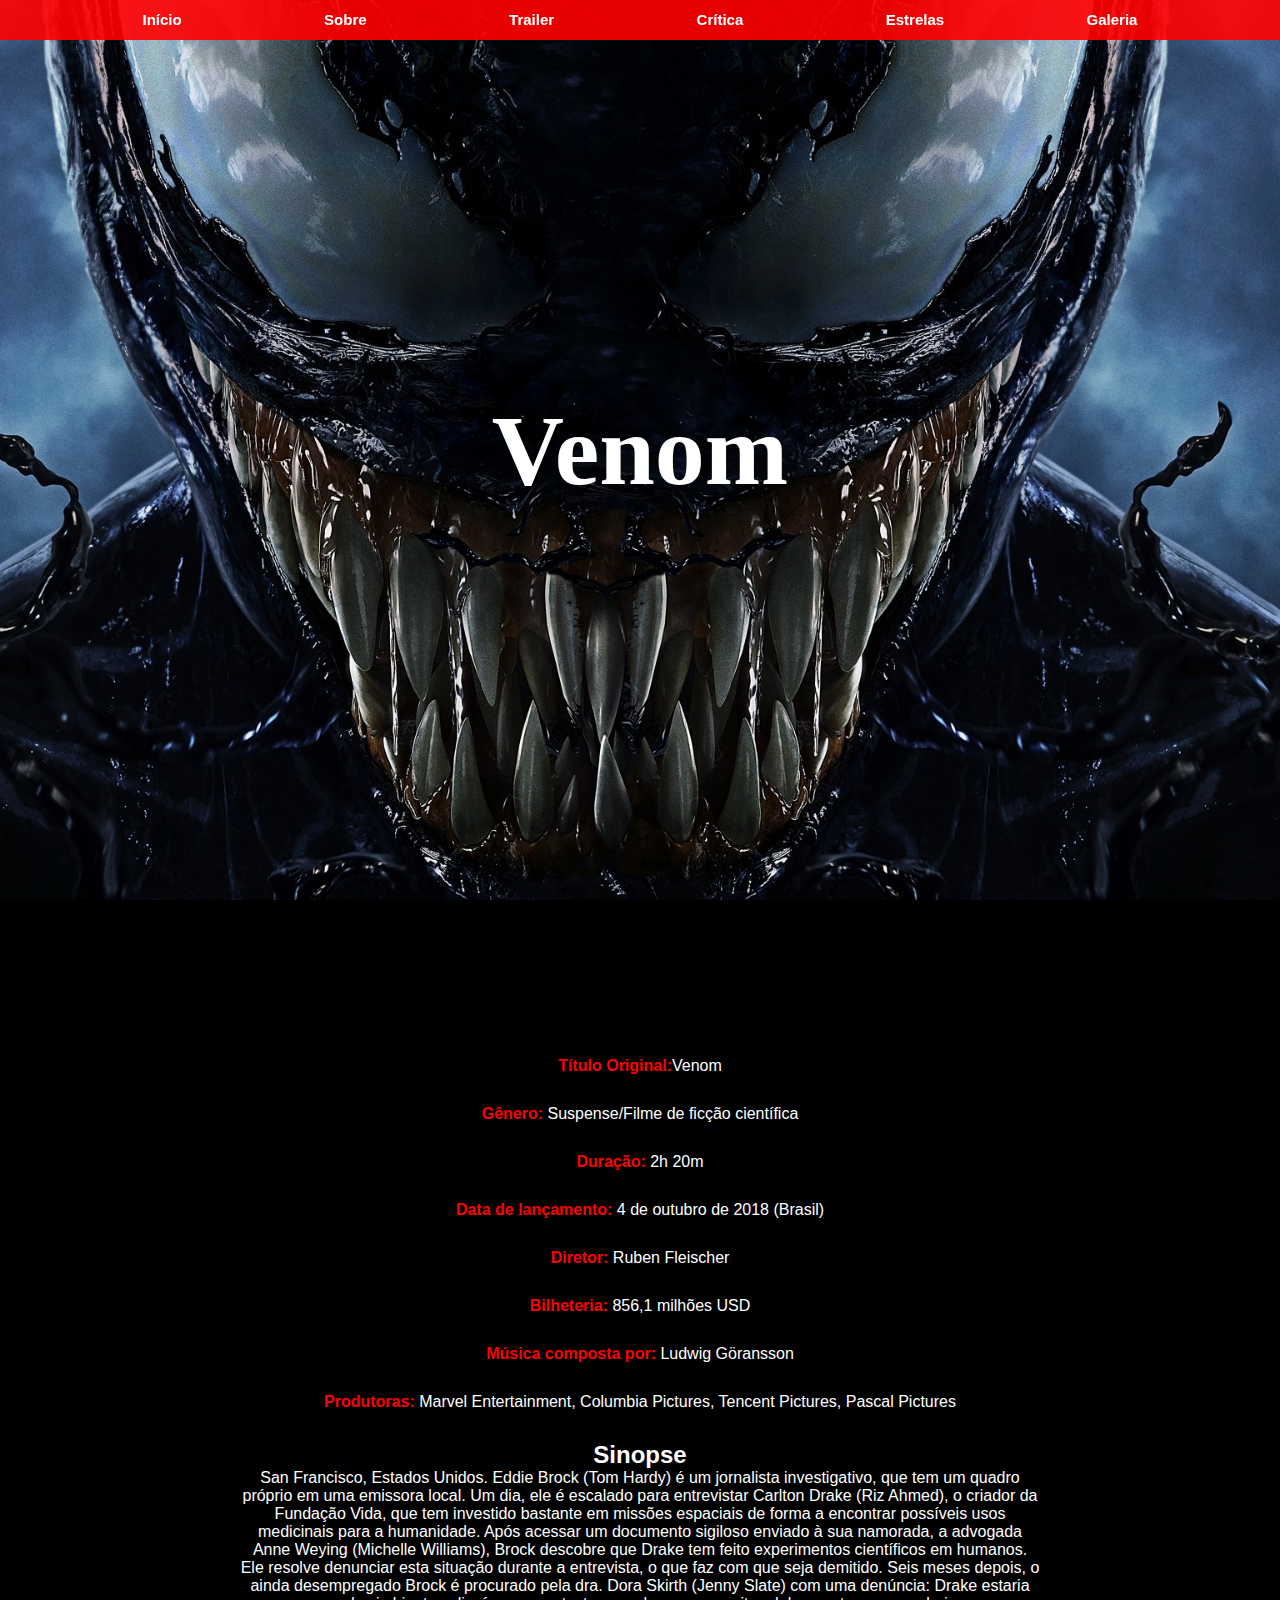
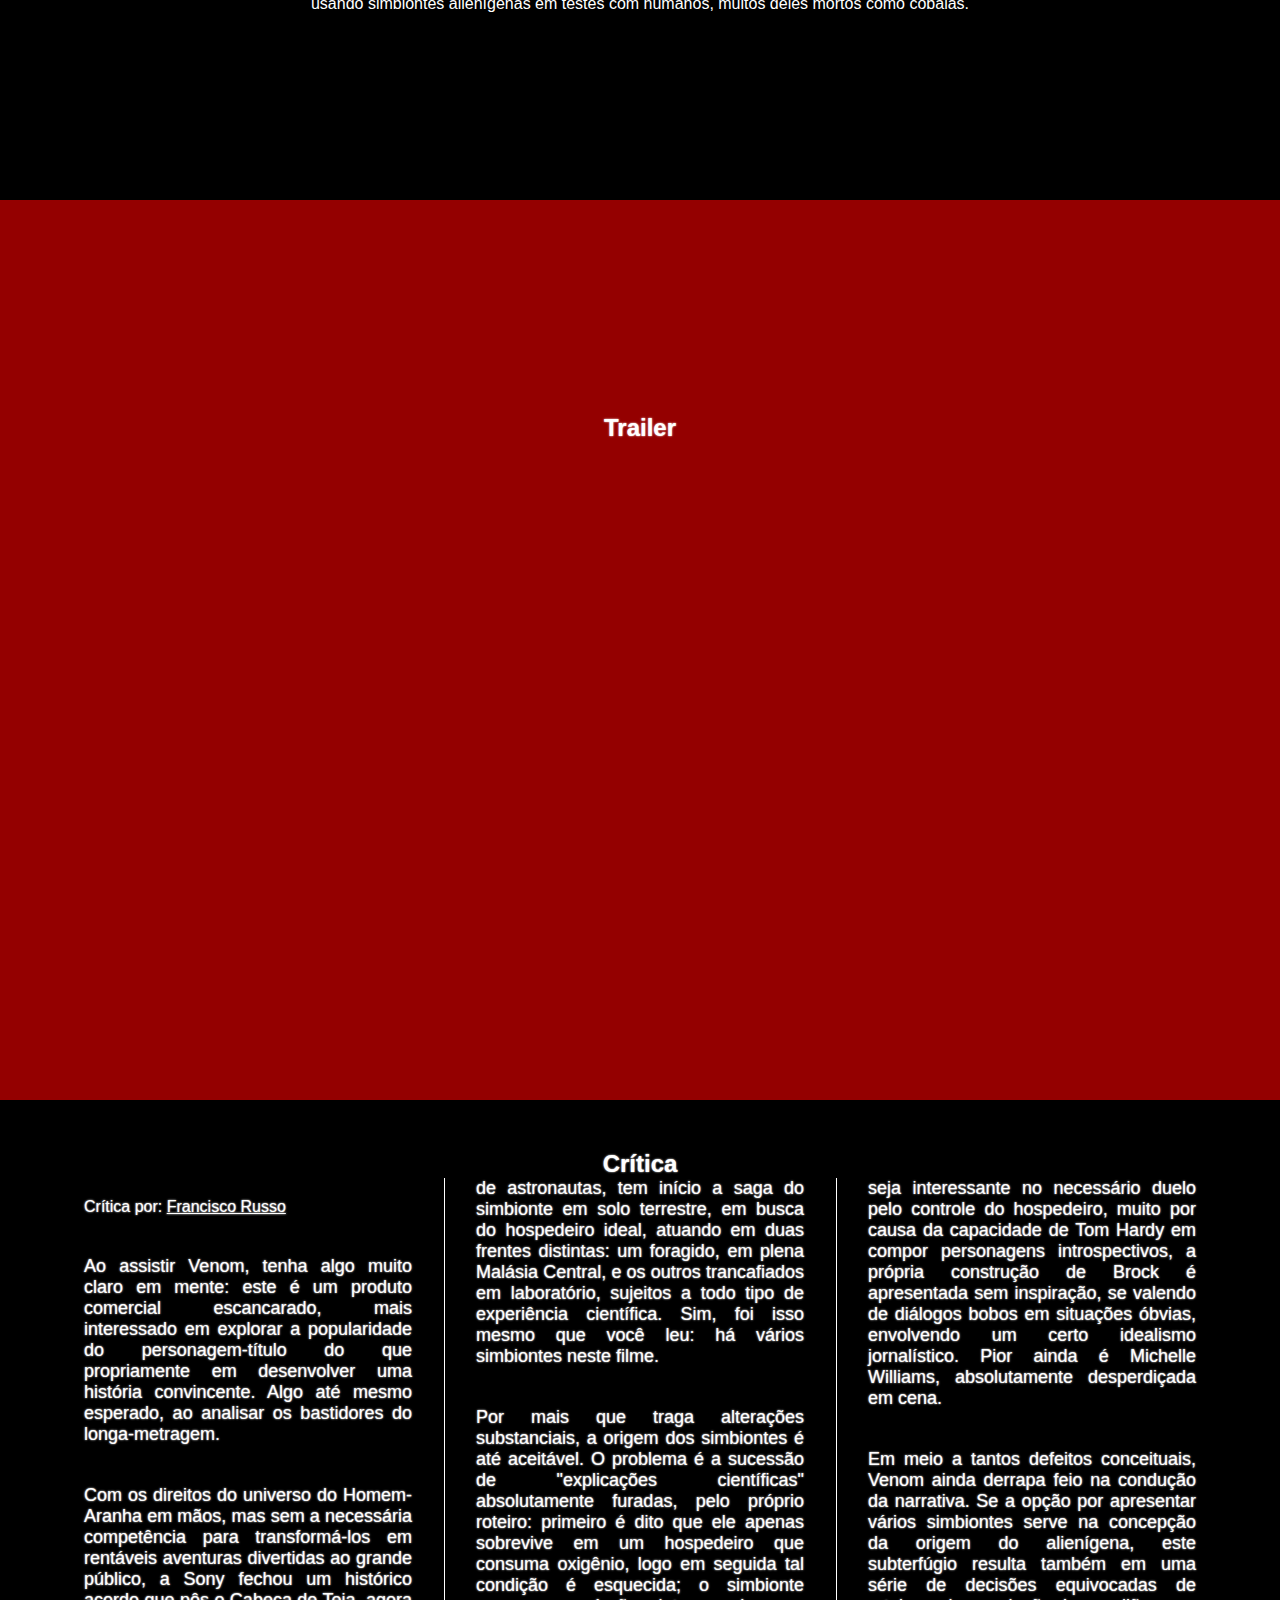
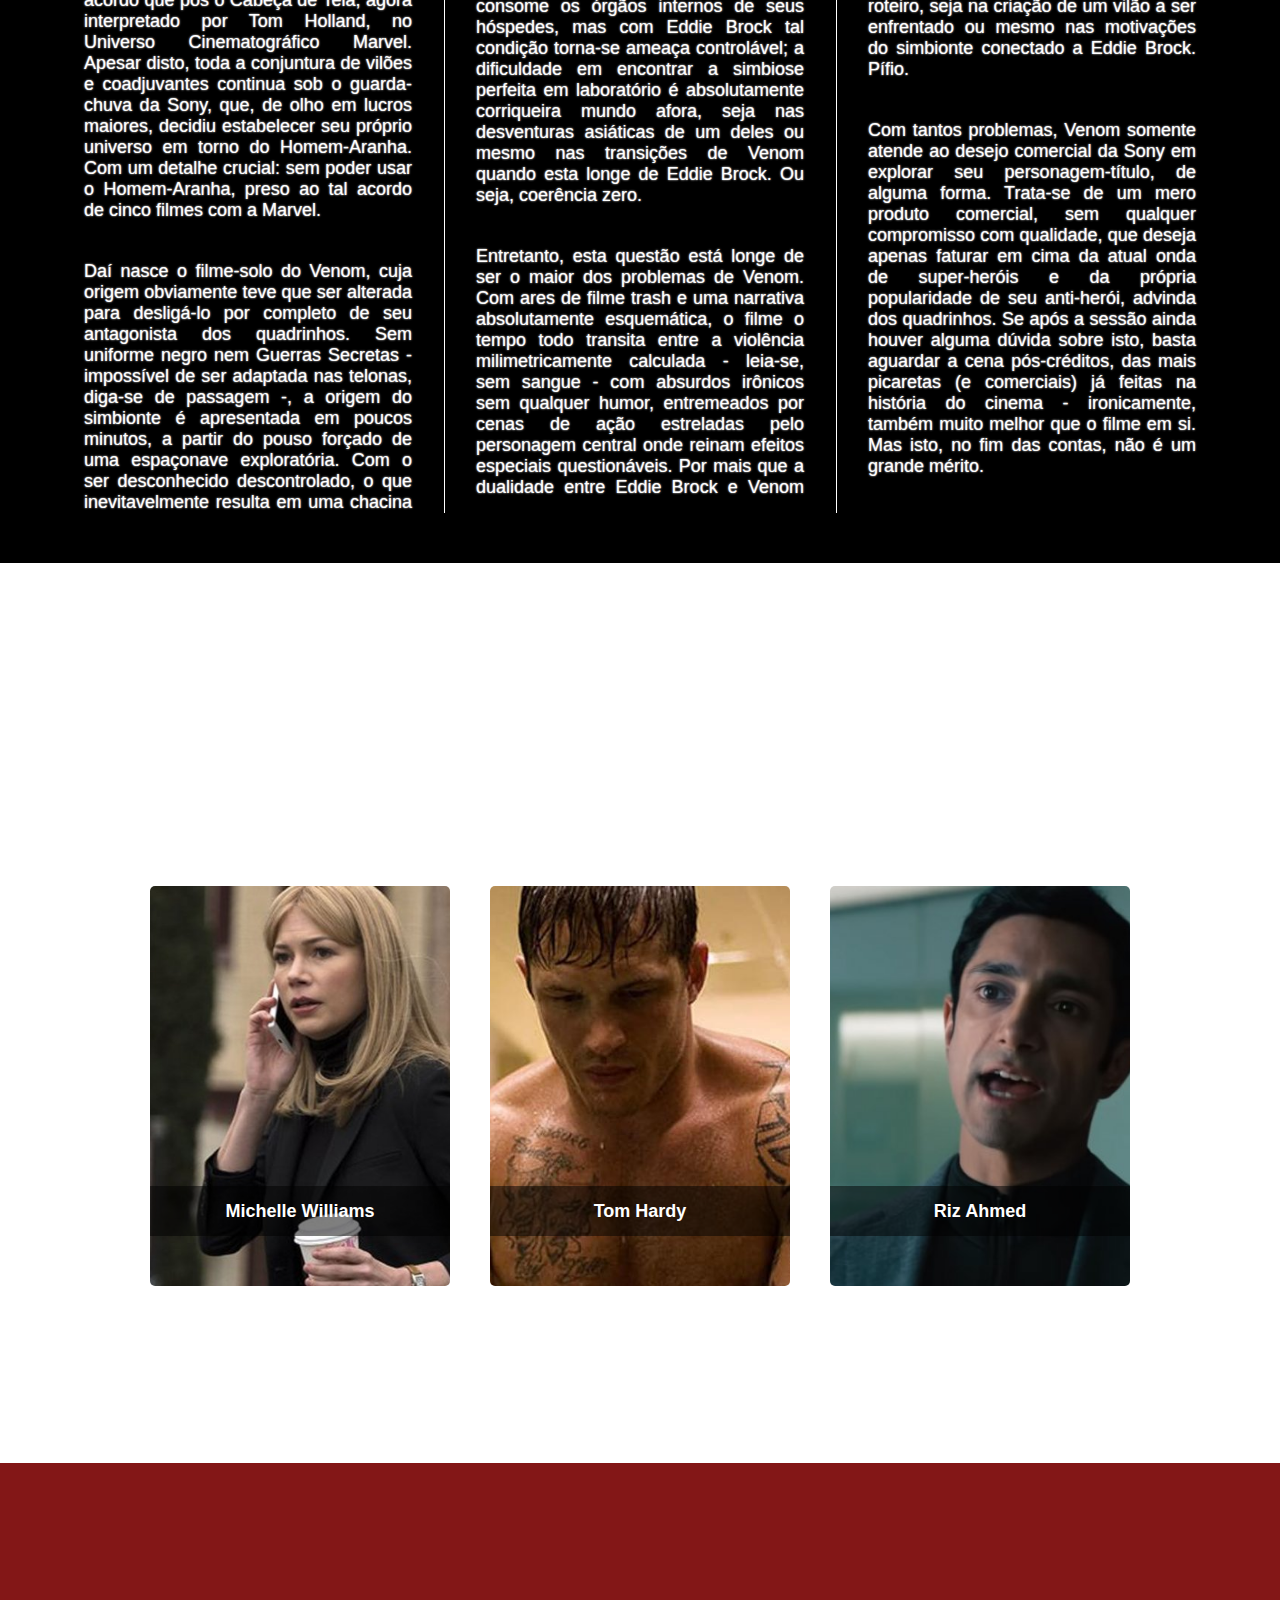
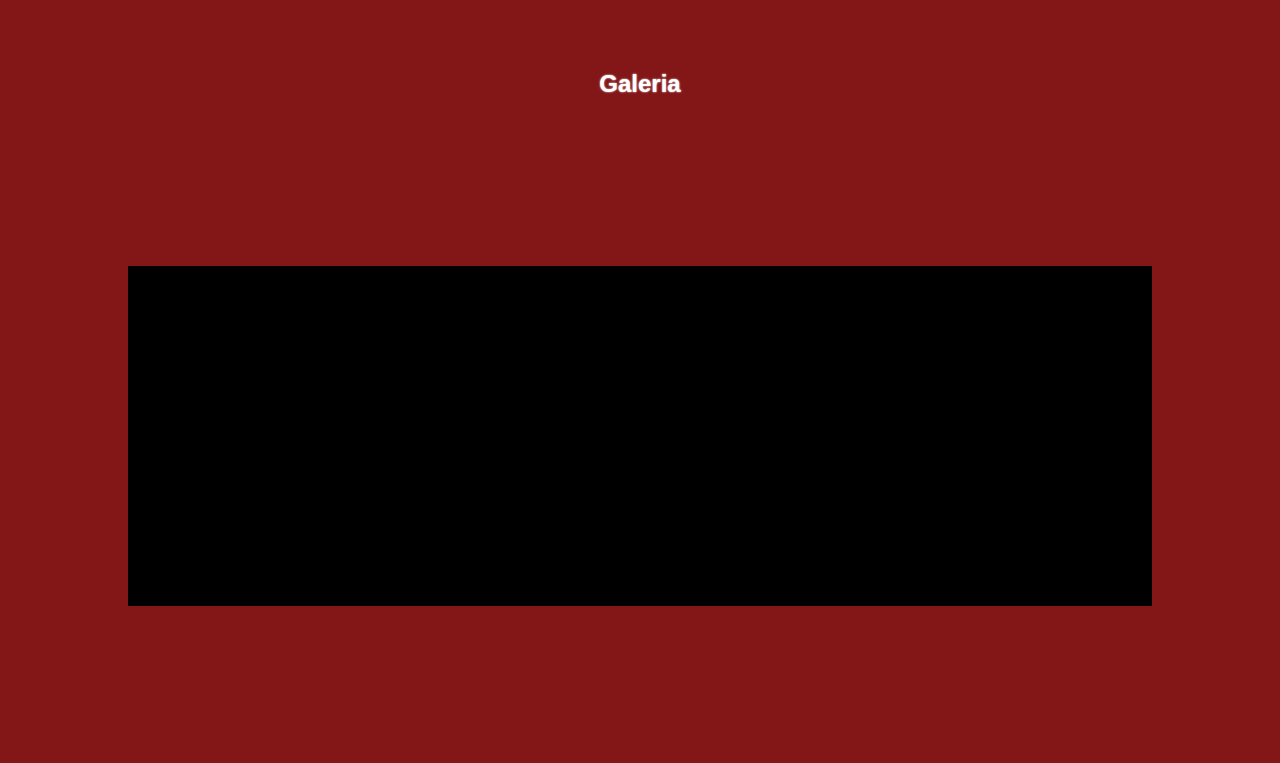
<file: index.html>
<!DOCTYPE html>
<html lang="pt-br">
<head>
    <meta charset="UTF-8">
    <meta name="viewport" content="width=device-width, initial-scale=1.0">
    <meta http-equiv="X-UA-Compatible" content="ie=edge">
    <title>Venom</title>
    <link rel="stylesheet" href="style.css">
    
</head>
<body>

      <!-- MENU -->

      <nav>
            <ul>
                <li><a href="#inicio">Início</a></li>
                <li><a href="#sobre">Sobre</a></li>
                <li><a href="#trailer">Trailer</a></li>
                <li><a href="#critica">Crítica</a></li>
                <li><a href="#estrelas">Estrelas</a></li>
                <li><a href="#galeria">Galeria</a></li>
            </ul>
        </nav>


    <!-- ÍNICIO -->

   <main id="inicio">
       <div>
           <h1>Venom</h1>
       </div>  
    </main>

    <!-- SOBRE -->

   <section id="sobre">
       <p><span>Título Original:</span>Venom</p>
       <p><span>Gênero:</span> Suspense/Filme de ficção científica</p>
       <p><span>Duração:</span> 2h 20m</p>
       <p><span>Data de lançamento:</span> 4 de outubro de 2018 (Brasil)</p>
       <p><span>Diretor:</span> Ruben Fleischer</p>
       <p><span>Bilheteria:</span> 856,1 milhões USD</p>
       <p><span>Música composta por:</span> Ludwig Göransson</p>
       <p><span>Produtoras:</span> Marvel Entertainment, Columbia Pictures, Tencent Pictures, Pascal Pictures</p>
       
       <div id="sinopse">
           <h2>Sinopse</h2>
           <p id="texto">San Francisco, Estados Unidos. Eddie Brock (Tom Hardy) é um jornalista investigativo, que tem um quadro próprio em uma emissora local. Um dia, ele é escalado para entrevistar Carlton Drake (Riz Ahmed), o criador da Fundação Vida, que tem investido bastante em missões espaciais de forma a encontrar possíveis usos medicinais para a humanidade. Após acessar um documento sigiloso enviado à sua namorada, a advogada Anne Weying (Michelle Williams), Brock descobre que Drake tem feito experimentos científicos em humanos. Ele resolve denunciar esta situação durante a entrevista, o que faz com que seja demitido. Seis meses depois, o ainda desempregado Brock é procurado pela dra. Dora Skirth (Jenny Slate) com uma denúncia: Drake estaria usando simbiontes alienígenas em testes com humanos, muitos deles mortos como cobaias.</p>
       </div>

   </section>

<section id="trailer">
        <h3>Trailer</h3>
        <div>
            <iframe width="560" height="315" src="https://www.youtube.com/embed/u9Mv98Gr5pY" frameborder="0" allow="accelerometer; autoplay; encrypted-media; gyroscope; picture-in-picture" allowfullscreen></iframe>
        </div>
</section>

<section id="critica">
    <h4>Crítica</h4>

    <div>
        <p id="autor-critica">Crítica por: <a href="http://www.adorocinema.com/filmes/filme-138473/criticas-adorocinema/" target="_blank">Francisco Russo</a></p>
        
        <p>Ao assistir Venom, tenha algo muito claro em mente: este é um produto comercial escancarado, mais interessado em explorar a popularidade do personagem-título do que propriamente em desenvolver uma história convincente. Algo até mesmo esperado, ao analisar os bastidores do longa-metragem.</p>
        
        <p>Com os direitos do universo do Homem-Aranha em mãos, mas sem a necessária competência para transformá-los em rentáveis aventuras divertidas ao grande público, a Sony fechou um histórico acordo que pôs o Cabeça de Teia, agora interpretado por Tom Holland, no Universo Cinematográfico Marvel. Apesar disto, toda a conjuntura de vilões e coadjuvantes continua sob o guarda-chuva da Sony, que, de olho em lucros maiores, decidiu estabelecer seu próprio universo em torno do Homem-Aranha. Com um detalhe crucial: sem poder usar o Homem-Aranha, preso ao tal acordo de cinco filmes com a Marvel.
        </p>
        
        <p>Daí nasce o filme-solo do Venom, cuja origem obviamente teve que ser alterada para desligá-lo por completo de seu antagonista dos quadrinhos. Sem uniforme negro nem Guerras Secretas - impossível de ser adaptada nas telonas, diga-se de passagem -, a origem do simbionte é apresentada em poucos minutos, a partir do pouso forçado de uma espaçonave exploratória. Com o ser desconhecido descontrolado, o que inevitavelmente resulta em uma chacina de astronautas, tem início a saga do simbionte em solo terrestre, em busca do hospedeiro ideal, atuando em duas frentes distintas: um foragido, em plena Malásia Central, e os outros trancafiados em laboratório, sujeitos a todo tipo de experiência científica. Sim, foi isso mesmo que você leu: há vários simbiontes neste filme.</p>
        
        <p>Por mais que traga alterações substanciais, a origem dos simbiontes é até aceitável. O problema é a sucessão de "explicações científicas" absolutamente furadas, pelo próprio roteiro: primeiro é dito que ele apenas sobrevive em um hospedeiro que consuma oxigênio, logo em seguida tal condição é esquecida; o simbionte consome os órgãos internos de seus hóspedes, mas com Eddie Brock tal condição torna-se ameaça controlável; a dificuldade em encontrar a simbiose perfeita em laboratório é absolutamente corriqueira mundo afora, seja nas desventuras asiáticas de um deles ou mesmo nas transições de Venom quando esta longe de Eddie Brock. Ou seja, coerência zero.</p>
        
        <p>Entretanto, esta questão está longe de ser o maior dos problemas de Venom. Com ares de filme trash e uma narrativa absolutamente esquemática, o filme o tempo todo transita entre a violência milimetricamente calculada - leia-se, sem sangue - com absurdos irônicos sem qualquer humor, entremeados por cenas de ação estreladas pelo personagem central onde reinam efeitos especiais questionáveis. Por mais que a dualidade entre Eddie Brock e Venom seja interessante no necessário duelo pelo controle do hospedeiro, muito por causa da capacidade de Tom Hardy em compor personagens introspectivos, a própria construção de Brock é apresentada sem inspiração, se valendo de diálogos bobos em situações óbvias, envolvendo um certo idealismo jornalístico. Pior ainda é Michelle Williams, absolutamente desperdiçada em cena.</p>
        
        <p>Em meio a tantos defeitos conceituais, Venom ainda derrapa feio na condução da narrativa. Se a opção por apresentar vários simbiontes serve na concepção da origem do alienígena, este subterfúgio resulta também em uma série de decisões equivocadas de roteiro, seja na criação de um vilão a ser enfrentado ou mesmo nas motivações do simbionte conectado a Eddie Brock. Pífio.</p>

        <p>Com tantos problemas, Venom somente atende ao desejo comercial da Sony em explorar seu personagem-título, de alguma forma. Trata-se de um mero produto comercial, sem qualquer compromisso com qualidade, que deseja apenas faturar em cima da atual onda de super-heróis e da própria popularidade de seu anti-herói, advinda dos quadrinhos. Se após a sessão ainda houver alguma dúvida sobre isto, basta aguardar a cena pós-créditos, das mais picaretas (e comerciais) já feitas na história do cinema - ironicamente, também muito melhor que o filme em si. Mas isto, no fim das contas, não é um grande mérito.</p>
    </div>
    </section>

    <!--ESTRELAS-->
    <section id="estrelas">
            <h3>Estrelas</h3>

            <div id="container-estrelas">
                <a id="Michelle" href="./src/html/MichelleWilliams.html" target="_self">
                    <p>Michelle Williams</p>
                </a>
                <a id="Tom" href="./src/html/TomHardy.html" target="_self">
                    <p>Tom Hardy</p>
                </a>
                <a id="Riz" href="./src/html/RizAhmed.html" target="_self">
                    <p>Riz Ahmed</p>
                </a>
            </div>
            
    </section>
    <!--GALERIA-->
    <section id="galeria">
        <h3>Galeria</h3>
       <div id="container-galeria">

           <a href="https://m.media-amazon.com/images/M/MV5BMGY5YmVjMDUtNDExZi00YWI3LTkyYzktNzBjYjdjN2RkYzFlXkEyXkFqcGdeQXVyMTYzMDM0NTU@._V1_SY1000_CR0,0,707,1000_AL_.jpg" class="item-galeria" id="item1"></a>
           
           <a href="https://m.media-amazon.com/images/M/MV5BMjA5MTUzOTkwNl5BMl5BanBnXkFtZTgwNjU3NjU4NjM@._V1_SX1777_CR0,0,1777,745_AL_.jpg" class="item-galeria" id="item2"></a>
           
           <a href="https://m.media-amazon.com/images/M/MV5BODkyODA3MjMwNF5BMl5BanBnXkFtZTgwOTc3NTU0NjM@._V1_SX1777_CR0,0,1777,829_AL_.jpg" class="item-galeria" id="item3"></a>
           
           <a href="https://m.media-amazon.com/images/M/MV5BNDI4Nzc0NzA0NF5BMl5BanBnXkFtZTgwNzU0MDU0NjM@._V1_SY1000_CR0,0,665,1000_AL_.jpg" class="item-galeria" id="item4"></a>
           
           <a href="https://m.media-amazon.com/images/M/MV5BMjIyODc2OTk5MF5BMl5BanBnXkFtZTgwMTE2MzEzNjM@._V1_SY1000_CR0,0,666,1000_AL_.jpg" class="item-galeria" id="item5"></a>
           
           <a href="https://m.media-amazon.com/images/M/MV5BODRmYTRlY2YtMjMyOC00YTIyLTlhMjEtNDhiNTdlZTdlMzVmXkEyXkFqcGdeQXVyNjczOTE0MzM@._V1_.jpg" class="item-galeria" id="item6"></a>
           
           <a href="https://m.media-amazon.com/images/M/MV5BYTYyOGVkMTUtMGExMC00YzdhLWI4ZWItZTAzZjVmOWZlODE4XkEyXkFqcGdeQXVyNjczOTE0MzM@._V1_.jpg" class="item-galeria" id="item7"></a>
           
           <a href="https://m.media-amazon.com/images/M/MV5BYTI3NWFiZGYtNzI0YS00MDhmLTk1ZGItZTUzYTE0MDExMmVmXkEyXkFqcGdeQXVyNDQxNjcxNQ@@._V1_SX1777_CR0,0,1777,740_AL_.jpg" class="item-galeria" id="item8"></a>
           
           <a href="https://m.media-amazon.com/images/M/MV5BMTdjNmQzYTktZjQ0Yi00MDVlLTg1NDAtNTViNWFhYzk5MTlmXkEyXkFqcGdeQXVyNDQxNjcxNQ@@._V1_SX1777_CR0,0,1777,740_AL_.jpg" class="item-galeria" id="item9"></a>
           
           <a href="https://m.media-amazon.com/images/M/MV5BMTE0NTU0NDE5OTheQTJeQWpwZ15BbWU4MDc0NzY1ODYz._V1_SX1500_CR0,0,1500,999_AL_.jpg" class="item-galeria" id="item10"></a>

       </div>
    </section>
    <!--FOOTER-->
</body>
</html>
</file>
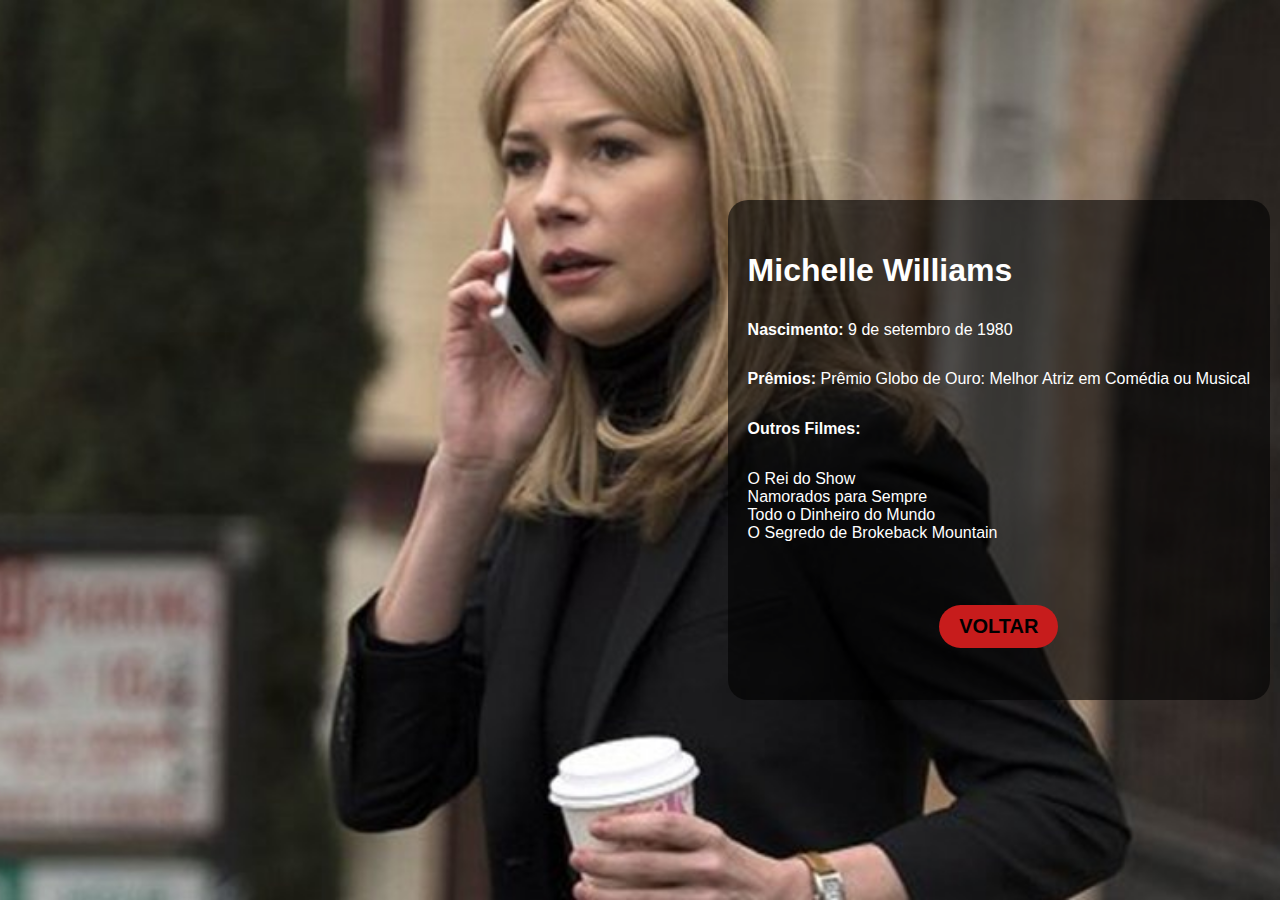
<file: src/html/MichelleWilliams.html>
<!DOCTYPE html>
<html lang="pt-br">
<head>
    <meta charset="UTF-8">
    <meta name="viewport" content="width=device-width, initial-scale=1.0">
    <meta http-equiv="X-UA-Compatible" content="ie=edge">

    <meta name="description" content="Site dedicado ao filme Debi & Lóide.">
    <meta name="keywords" content="Filme Comédia Debi Lóide Jim Carey Jeff Daniels">
    <meta name="author" content="Douglas Mariano Valero">

    <link rel="icon" type="image/png" href="./src/img/icon.jpg">

    <title>Michelle Williams</title>

    <link rel="stylesheet" href="../css/paginas-estrelas.css">
</head>
<body>
    <main id="Michelle-main">
        <div>
            <h1>Michelle Williams</h1>
            <p><strong>Nascimento:</strong> 9 de setembro de 1980</p>
            <p><strong>Prêmios:</strong> Prêmio Globo de Ouro: Melhor Atriz em Comédia ou Musical</p>
            <p><strong>Outros Filmes:</strong>
                <ul>
                    <li>O Rei do Show</li>
                    <li>Namorados para Sempre</li>
                    <li>Todo o Dinheiro do Mundo</li>
                    <li>O Segredo de Brokeback Mountain</li>
                </ul>
            </p>
            <a href="../../index.html#estrelas">VOLTAR</a>
        </div>
    </main>
</body>
</html>
</file>
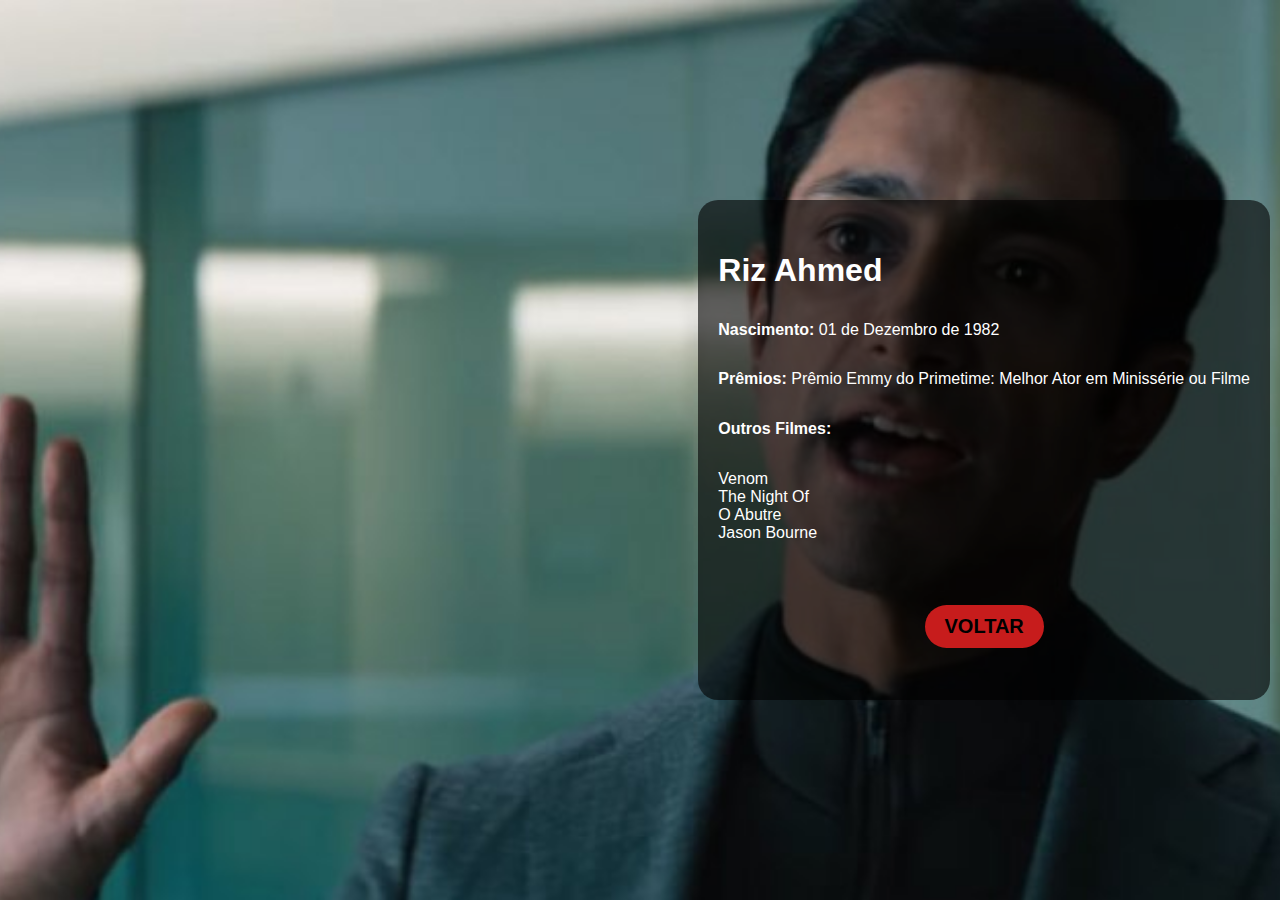
<file: src/html/RizAhmed.html>
<!DOCTYPE html>
<html lang="pt-br">
<head>
    <meta charset="UTF-8">
    <meta name="viewport" content="width=device-width, initial-scale=1.0">
    <meta http-equiv="X-UA-Compatible" content="ie=edge">

    <meta name="description" content="Site dedicado ao filme Debi & Lóide.">
    <meta name="keywords" content="Filme Comédia Debi Lóide Jim Carey Jeff Daniels">
    <meta name="author" content="Douglas Mariano Valero">

    <link rel="icon" type="image/png" href="./src/img/Riz.jpg">

    <title>Riz Ahmed</title>

    <link rel="stylesheet" href="../css/paginas-estrelas.css">
</head>
<body>
    <main id="Riz-main">
        <div>
            <h1>Riz Ahmed</h1>
            <p><strong>Nascimento:</strong> 01 de Dezembro de 1982</p>
            <p><strong>Prêmios:</strong> Prêmio Emmy do Primetime: Melhor Ator em Minissérie ou Filme</p>
            <p><strong>Outros Filmes:</strong>
                <ul>
                    <li>Venom</li>
                    <li>The Night Of</li>
                    <li>O Abutre</li>
                    <li>Jason Bourne</li>
                </ul>
            </p>
            <a href="../../index.html#estrelas">VOLTAR</a>
        </div>
    </main>
</body>
</html>
</file>
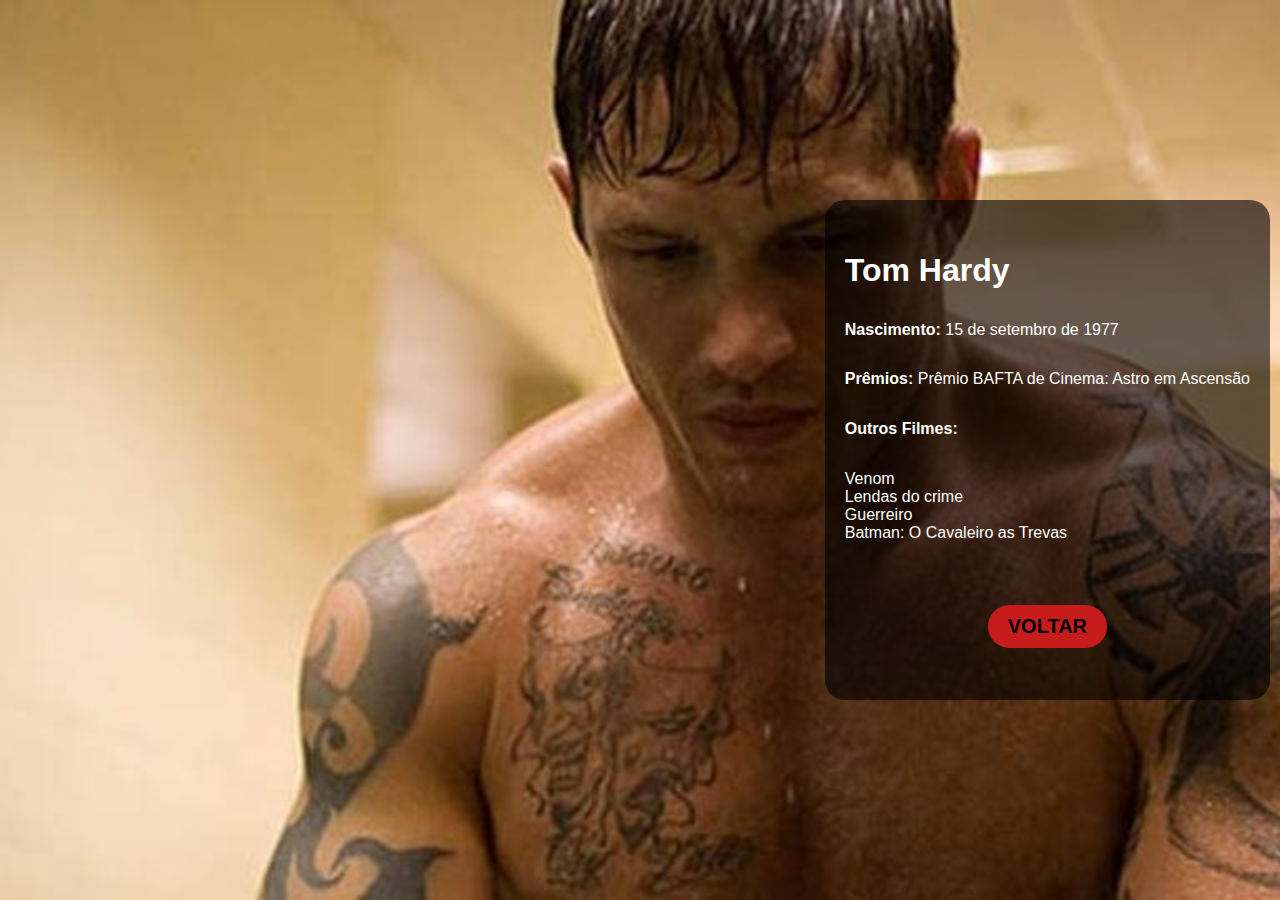
<file: src/html/TomHardy.html>
<!DOCTYPE html>
<html lang="pt-br">
<head>
    <meta charset="UTF-8">
    <meta name="viewport" content="width=device-width, initial-scale=1.0">
    <meta http-equiv="X-UA-Compatible" content="ie=edge">

    <meta name="description" content="Site dedicado ao filme Debi & Lóide.">
    <meta name="keywords" content="Filme Comédia Debi Lóide Jim Carey Jeff Daniels">
    <meta name="author" content="Douglas Mariano Valero">

    <link rel="icon" type="image/png" href="./src/img/icon.jpg">

    <title>Tom Hardy</title>

    <link rel="stylesheet" href="../css/paginas-estrelas.css">
</head>
<body>
    <main id="Tom-main">
        <div>
            <h1>Tom Hardy</h1>
            <p><strong>Nascimento:</strong> 15 de setembro de 1977</p>
            <p><strong>Prêmios:</strong> Prêmio BAFTA de Cinema: Astro em Ascensão</p>
            <p><strong>Outros Filmes:</strong>
                <ul>
                    <li>Venom</li>
                    <li>Lendas do crime</li>
                    <li>Guerreiro</li>
                    <li>Batman: O Cavaleiro as Trevas</li>
                </ul>
            </p>
            <a href="../../index.html#estrelas">VOLTAR</a>
        </div>
    </main>
</body>
</html>
</file>
<file: style.css>
@import "./src/css/inicio.css";
@import "./src/css/universal.css";
@import "./src/css/sobre.css";
@import "./src/css/trailer.css";
@import "./src/css/critica.css";
@import "./src/css/galeria.css";
@import "./src/css/galeria-itens.css";
@import "./src/css/estrelas.css";
@import "./src/css/Footer.css";
@import "./src/css/menu.css";
</file>
<file: src/css/paginas-estrelas.css>
@import "universal.css";

main {
    background-size: cover;
    background-repeat: no-repeat;
    background-position-x: 50%;
    width: 100vw;
    max-width: 100%;
    min-height: 100vh;
    display: flex;
    flex-direction: column;
    justify-content: center;
    align-items: flex-end;
    padding: 10px;
}

ul {
    list-style: none;
}

div {
    height: 500px;
    max-width: 800px;
    background-color: rgb(0, 0, 0, 0.6);
    color: white;
    display: flex;
    flex-direction: column;
    justify-content: space-evenly;
    padding: 20px;
    border-radius: 20px;
}

a{
    text-decoration: none;
    color: black;
    padding: 10px 20px;
    font-weight: bold;
    align-self: center;
    background-color: rgb(199, 28, 28);
    border-radius: 25px;
    font-size: 20px;
}

a:hover {
    background-color: rgb(255, 20, 20);
}

#Michelle-main {
    background-image: url("../img/Michelle.jpg");
}

#Tom-main {
    background-image: url("../img/Tom.jpg");
}    

#Riz-main {
    background-image: url("../img/Riz.jpg");
}

@media screen and (min-width: 900px) {
    #lauren-main {
        background-size: contain;
        background-position-x: 0;
        background-color: rgb(255, 255, 255);
    }
}
</file>
